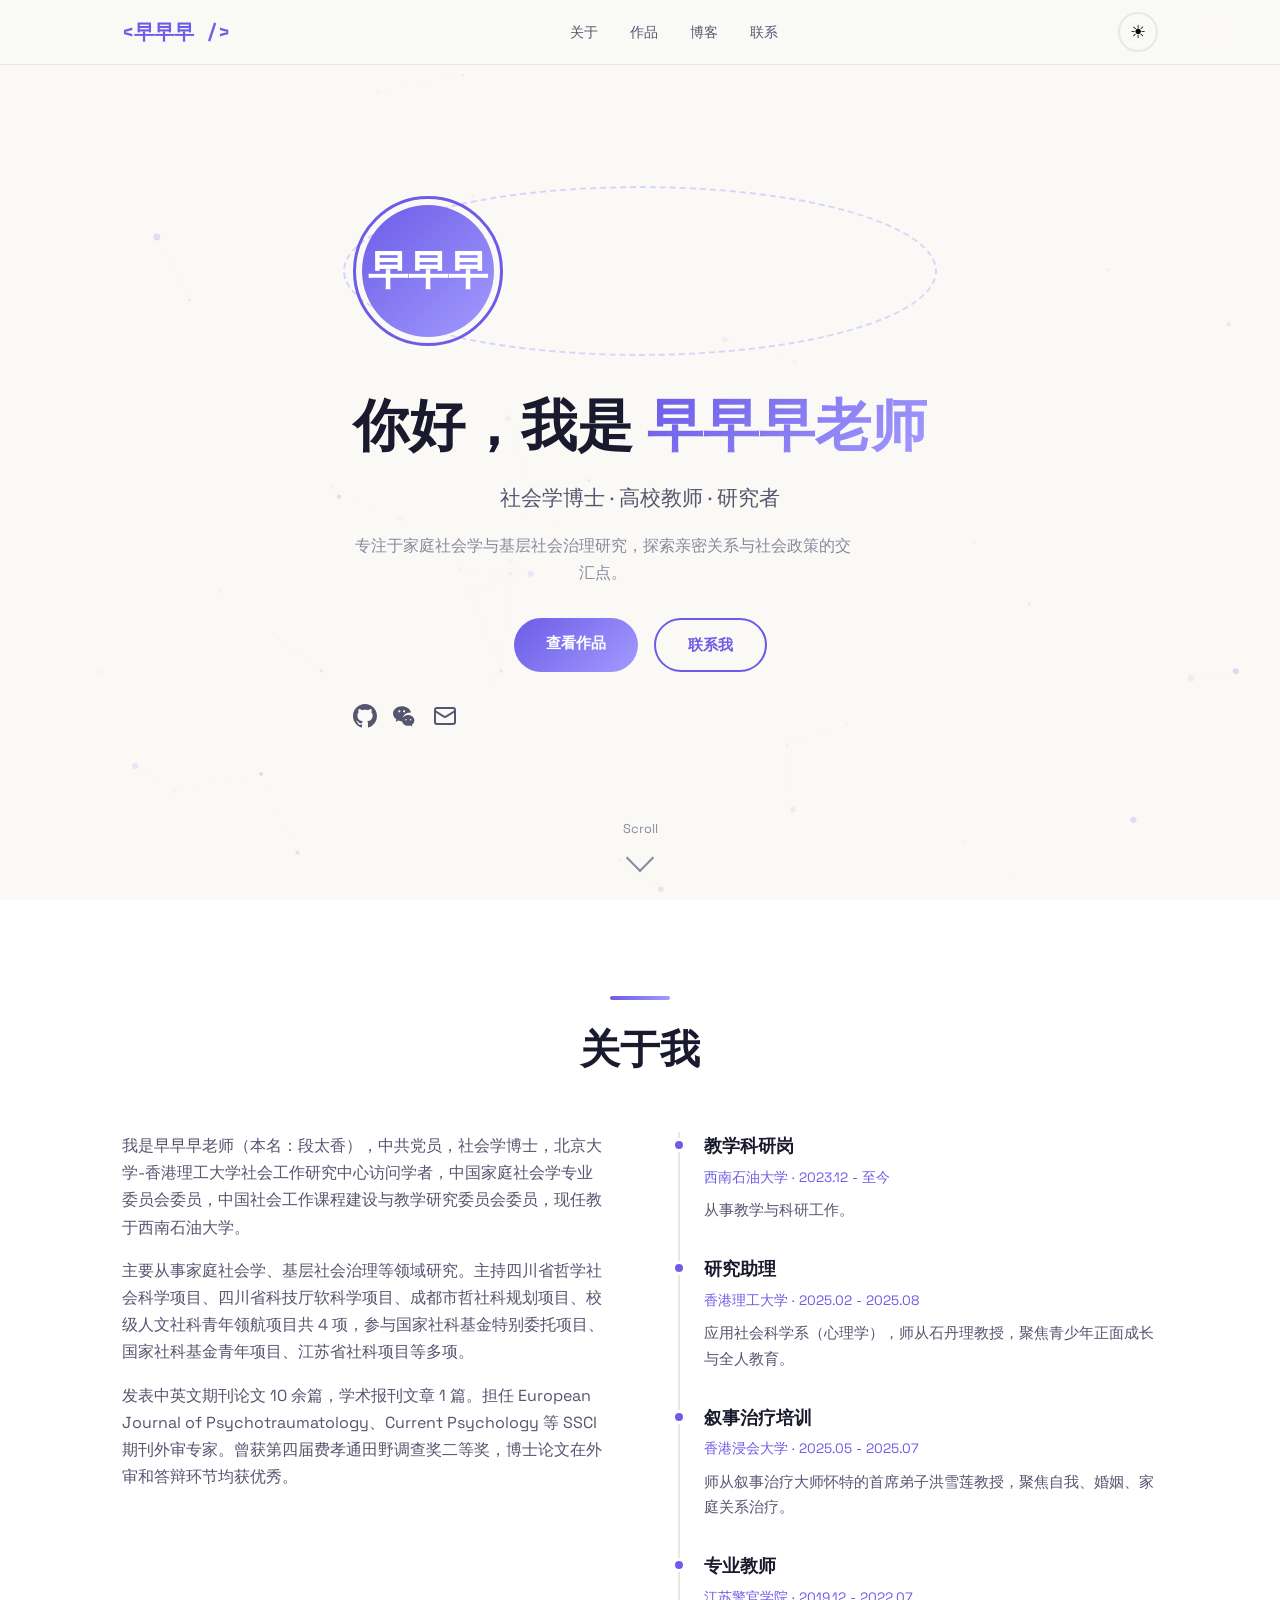
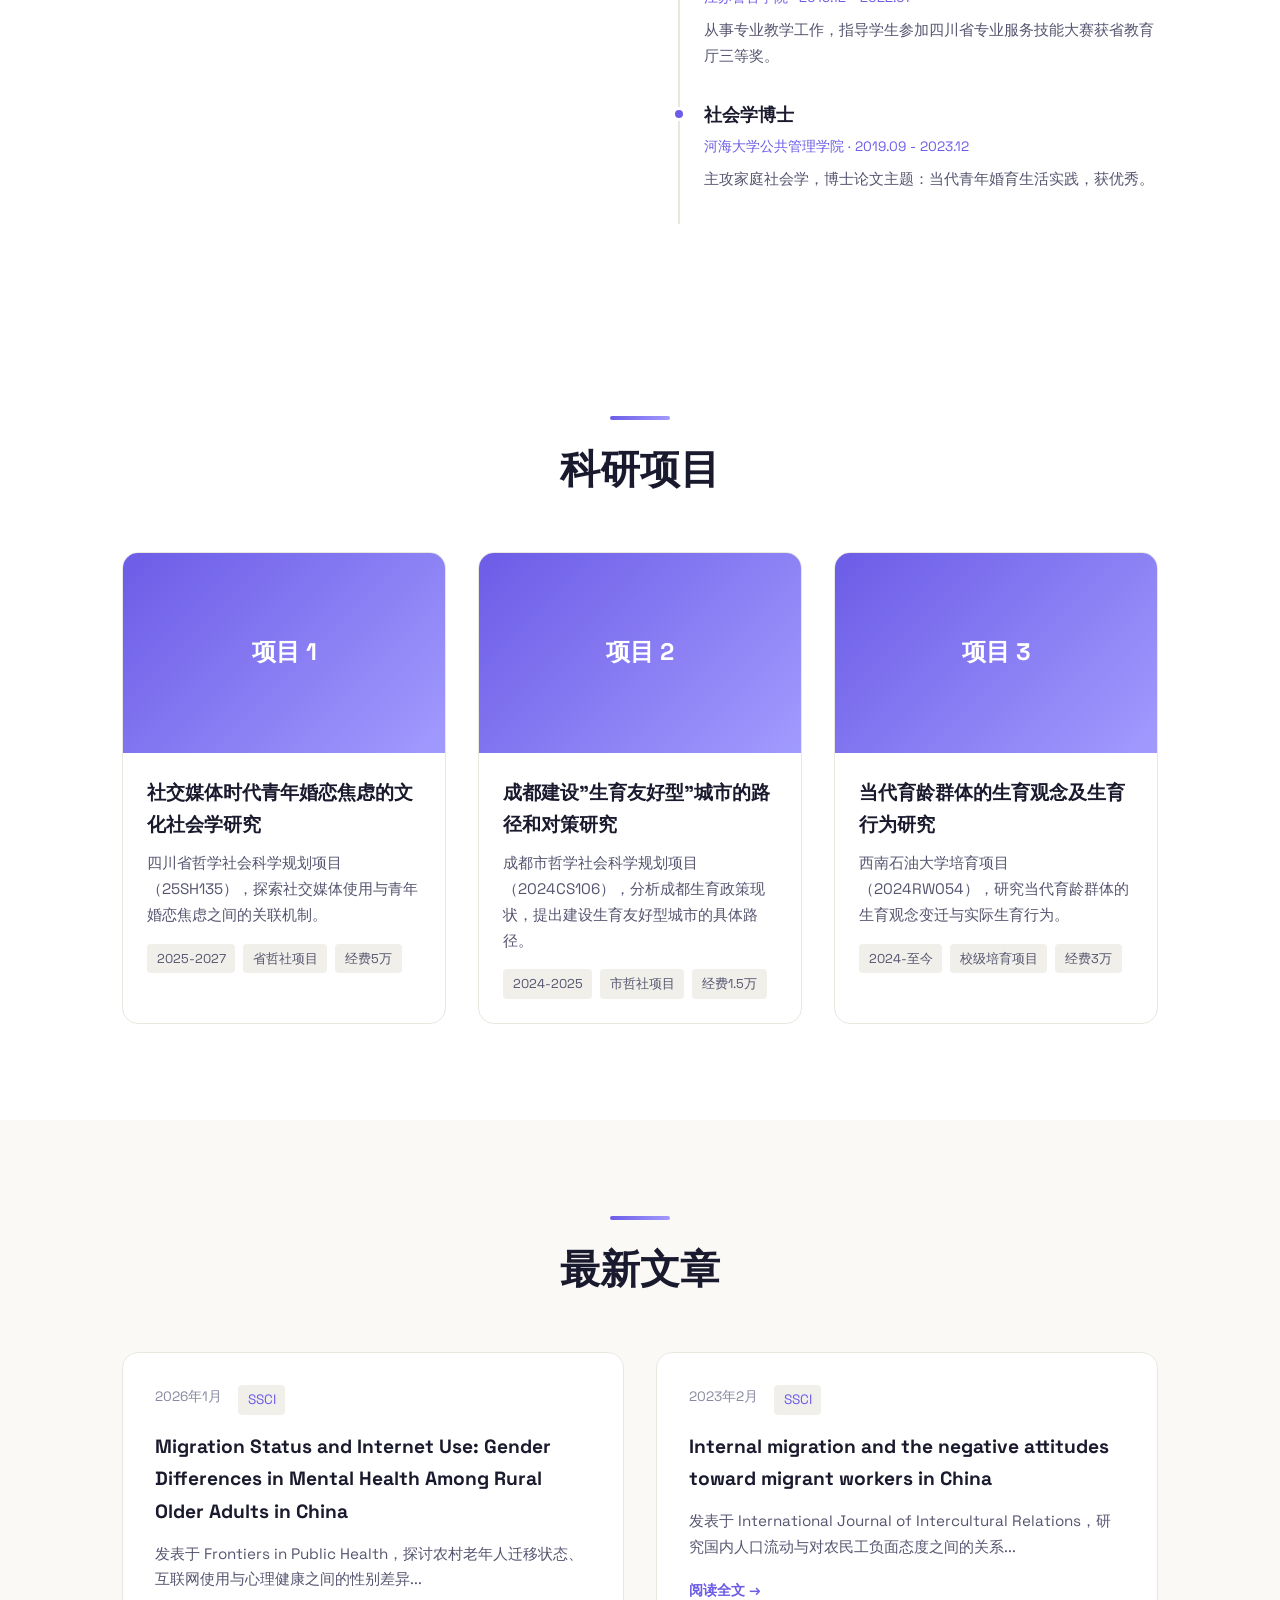
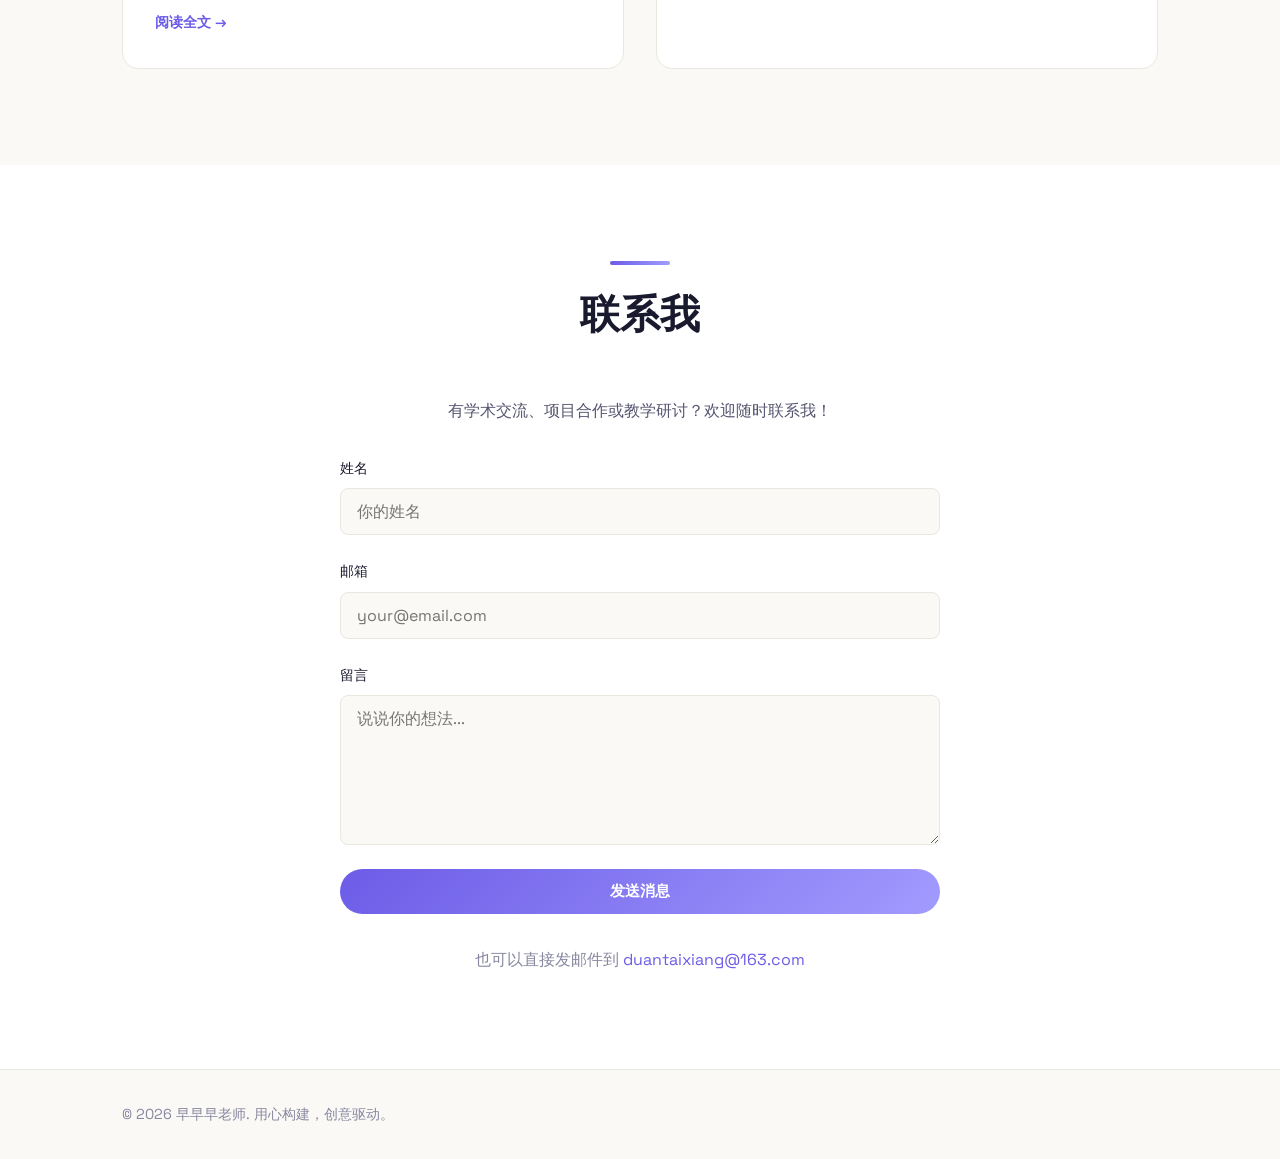
<file: index.html>
<!DOCTYPE html>
<html lang="en" data-theme="light">
<head>
  <meta charset="UTF-8">
  <meta name="viewport" content="width=device-width, initial-scale=1.0">
  <meta name="description" content="早早早老师 - 社会学博士，高校教师，研究方向：家庭社会学、基层社会治理">
  <title>早早早老师 — 社会学博士 / 高校教师</title>
  <link rel="stylesheet" href="css/theme.css">
  <link rel="stylesheet" href="css/style.css">
  <link rel="preconnect" href="https://fonts.googleapis.com">
  <link rel="preconnect" href="https://fonts.gstatic.com" crossorigin>
  <link href="https://fonts.googleapis.com/css2?family=Space+Grotesk:wght@400;500;600;700&family=Space+Mono:wght@400;700&display=swap" rel="stylesheet">
</head>
<body>
  <canvas id="particle-canvas"></canvas>

  <nav class="navbar">
    <div class="nav-container">
      <a href="#hero" class="nav-logo">&lt;早早早 /&gt;</a>
      <ul class="nav-links">
        <li><a href="#about">关于</a></li>
        <li><a href="#portfolio">作品</a></li>
        <li><a href="#blog">博客</a></li>
        <li><a href="#contact">联系</a></li>
      </ul>
      <button class="theme-toggle" aria-label="Toggle theme">
        <span class="theme-icon light">&#9728;</span>
        <span class="theme-icon dark">&#9790;</span>
      </button>
      <button class="nav-hamburger" aria-label="Toggle menu">
        <span></span><span></span><span></span>
      </button>
    </div>
  </nav>

  <main>
    <!-- Hero Section -->
    <section id="hero" class="hero-section">
      <div class="hero-content">
        <div class="hero-avatar">
          <div class="avatar-frame">
            <div class="avatar-placeholder">早早早</div>
          </div>
          <div class="avatar-decoration"></div>
        </div>
        <h1 class="hero-title">你好，我是 <span class="highlight">早早早老师</span></h1>
        <p class="hero-subtitle">社会学博士 &middot; 高校教师 &middot; 研究者</p>
        <p class="hero-description">专注于家庭社会学与基层社会治理研究，探索亲密关系与社会政策的交汇点。</p>
        <div class="hero-actions">
          <a href="#portfolio" class="btn btn-primary">查看作品</a>
          <a href="#contact" class="btn btn-secondary">联系我</a>
        </div>
        <div class="social-links">
          <a href="https://github.com/zzzaolaoshi" target="_blank" rel="noopener" class="social-link" aria-label="GitHub">
            <svg width="24" height="24" viewBox="0 0 24 24" fill="currentColor"><path d="M12 0C5.37 0 0 5.37 0 12c0 5.31 3.435 9.795 8.205 11.385.6.105.825-.255.825-.57 0-.285-.015-1.23-.015-2.235-3.015.555-3.795-.735-4.035-1.41-.135-.345-.72-1.41-1.23-1.695-.42-.225-1.02-.78-.015-.795.945-.015 1.62.87 1.845 1.23 1.08 1.815 2.805 1.305 3.495.99.105-.78.42-1.305.765-1.605-2.67-.3-5.46-1.335-5.46-5.925 0-1.305.465-2.385 1.23-3.225-.12-.3-.54-1.53.12-3.18 0 0 1.005-.315 3.3 1.23.96-.27 1.98-.405 3-.405s2.04.135 3 .405c2.295-1.56 3.3-1.23 3.3-1.23.66 1.65.24 2.88.12 3.18.765.84 1.23 1.905 1.23 3.225 0 4.605-2.805 5.625-5.475 5.925.435.375.81 1.095.81 2.22 0 1.605-.015 2.895-.015 3.3 0 .315.225.69.825.57A12.02 12.02 0 0024 12c0-6.63-5.37-12-12-12z"/></svg>
          </a>
          <a href="#" class="social-link" aria-label="WeChat" title="微信号：13678101269">
            <svg width="24" height="24" viewBox="0 0 24 24" fill="currentColor"><path d="M8.691 2.188C3.891 2.188 0 5.476 0 9.53c0 2.212 1.17 4.203 3.002 5.55a.59.59 0 01.213.665l-.39 1.48c-.019.07-.048.141-.048.213 0 .163.132.295.295.295a.326.326 0 00.167-.054l1.903-1.112a.864.864 0 01.392-.099c.178 0 .35.064.488.177a9.19 9.19 0 003.066.526c.239 0 .473-.015.704-.044a8.49 8.49 0 01-.242-2.025c0-3.627 3.473-6.566 7.757-6.566.269 0 .532.02.79.048C17.085 4.454 13.283 2.188 8.691 2.188zm-2.35 4.07c.586 0 1.06.475 1.06 1.06s-.474 1.06-1.06 1.06-1.06-.475-1.06-1.06.474-1.06 1.06-1.06zm4.702 0c.586 0 1.06.475 1.06 1.06s-.474 1.06-1.06 1.06-1.06-.475-1.06-1.06.474-1.06 1.06-1.06zm4.213 4.69c-3.494 0-6.327 2.433-6.327 5.433 0 3.002 2.833 5.435 6.327 5.435.715 0 1.398-.107 2.036-.302a.628.628 0 01.288.073l1.392.816a.237.237 0 00.122.04c.12 0 .217-.098.217-.216a.36.36 0 00-.035-.156l-.286-1.084a.433.433 0 01.155-.487c1.344-.99 2.205-2.44 2.205-4.02 0-3-2.834-5.434-6.328-5.434h.234zm-2.294 4.068c.429 0 .777.348.777.777s-.348.777-.777.777a.777.777 0 010-1.554zm4.59 0c.429 0 .777.348.777.777s-.348.777-.777.777a.777.777 0 010-1.554z"/></svg>
          </a>
          <a href="mailto:duantaixiang@163.com" class="social-link" aria-label="Email" title="duantaixiang@163.com">
            <svg width="24" height="24" viewBox="0 0 24 24" fill="none" stroke="currentColor" stroke-width="2"><rect x="2" y="4" width="20" height="16" rx="2"/><path d="m22 7-8.97 5.7a1.94 1.94 0 0 1-2.06 0L2 7"/></svg>
          </a>
        </div>
      </div>
      <div class="scroll-indicator">
        <span>Scroll</span>
        <div class="scroll-arrow"></div>
      </div>
    </section>

    <!-- About Section -->
    <section id="about" class="section about-section">
      <div class="container">
        <h2 class="section-title">
          <span class="title-decoration"></span>
          关于我
        </h2>
        <div class="about-content">
          <div class="about-text fade-in">
            <p>我是早早早老师（本名：段太香），中共党员，社会学博士，北京大学-香港理工大学社会工作研究中心访问学者，中国家庭社会学专业委员会委员，中国社会工作课程建设与教学研究委员会委员，现任教于西南石油大学。</p>
            <p>主要从事家庭社会学、基层社会治理等领域研究。主持四川省哲学社会科学项目、四川省科技厅软科学项目、成都市哲社科规划项目、校级人文社科青年领航项目共 4 项，参与国家社科基金特别委托项目、国家社科基金青年项目、江苏省社科项目等多项。</p>
            <p>发表中英文期刊论文 10 余篇，学术报刊文章 1 篇。担任 European Journal of Psychotraumatology、Current Psychology 等 SSCI 期刊外审专家。曾获第四届费孝通田野调查奖二等奖，博士论文在外审和答辩环节均获优秀。</p>
          </div>
          <div class="timeline fade-in">
            <div class="timeline-item">
              <div class="timeline-dot"></div>
              <div class="timeline-content">
                <h3>教学科研岗</h3>
                <span class="timeline-date">西南石油大学 · 2023.12 - 至今</span>
                <p>从事教学与科研工作。</p>
              </div>
            </div>
            <div class="timeline-item">
              <div class="timeline-dot"></div>
              <div class="timeline-content">
                <h3>研究助理</h3>
                <span class="timeline-date">香港理工大学 · 2025.02 - 2025.08</span>
                <p>应用社会科学系（心理学），师从石丹理教授，聚焦青少年正面成长与全人教育。</p>
              </div>
            </div>
            <div class="timeline-item">
              <div class="timeline-dot"></div>
              <div class="timeline-content">
                <h3>叙事治疗培训</h3>
                <span class="timeline-date">香港浸会大学 · 2025.05 - 2025.07</span>
                <p>师从叙事治疗大师怀特的首席弟子洪雪莲教授，聚焦自我、婚姻、家庭关系治疗。</p>
              </div>
            </div>
            <div class="timeline-item">
              <div class="timeline-dot"></div>
              <div class="timeline-content">
                <h3>专业教师</h3>
                <span class="timeline-date">江苏警官学院 · 2019.12 - 2022.07</span>
                <p>从事专业教学工作，指导学生参加四川省专业服务技能大赛获省教育厅三等奖。</p>
              </div>
            </div>
            <div class="timeline-item">
              <div class="timeline-dot"></div>
              <div class="timeline-content">
                <h3>社会学博士</h3>
                <span class="timeline-date">河海大学公共管理学院 · 2019.09 - 2023.12</span>
                <p>主攻家庭社会学，博士论文主题：当代青年婚育生活实践，获优秀。</p>
              </div>
            </div>
          </div>
        </div>
      </div>
    </section>

    <!-- Portfolio Section -->
    <section id="portfolio" class="section portfolio-section">
      <div class="container">
        <h2 class="section-title">
          <span class="title-decoration"></span>
          科研项目
        </h2>
        <div class="portfolio-grid fade-in">
          <a href="#" class="portfolio-card" data-project="1">
            <div class="portfolio-image">
              <div class="image-placeholder">项目 1</div>
              <div class="portfolio-overlay">
                <span class="overlay-text">查看详情</span>
              </div>
            </div>
            <div class="portfolio-info">
              <h3>社交媒体时代青年婚恋焦虑的文化社会学研究</h3>
              <p>四川省哲学社会科学规划项目（25SH135），探索社交媒体使用与青年婚恋焦虑之间的关联机制。</p>
              <div class="portfolio-tech">
                <span>2025-2027</span><span>省哲社项目</span><span>经费5万</span>
              </div>
            </div>
          </a>
          <a href="#" class="portfolio-card" data-project="2">
            <div class="portfolio-image">
              <div class="image-placeholder">项目 2</div>
              <div class="portfolio-overlay">
                <span class="overlay-text">查看详情</span>
              </div>
            </div>
            <div class="portfolio-info">
              <h3>成都建设"生育友好型"城市的路径和对策研究</h3>
              <p>成都市哲学社会科学规划项目（2024CS106），分析成都生育政策现状，提出建设生育友好型城市的具体路径。</p>
              <div class="portfolio-tech">
                <span>2024-2025</span><span>市哲社项目</span><span>经费1.5万</span>
              </div>
            </div>
          </a>
          <a href="#" class="portfolio-card" data-project="3">
            <div class="portfolio-image">
              <div class="image-placeholder">项目 3</div>
              <div class="portfolio-overlay">
                <span class="overlay-text">查看详情</span>
              </div>
            </div>
            <div class="portfolio-info">
              <h3>当代育龄群体的生育观念及生育行为研究</h3>
              <p>西南石油大学培育项目（2024RW054），研究当代育龄群体的生育观念变迁与实际生育行为。</p>
              <div class="portfolio-tech">
                <span>2024-至今</span><span>校级培育项目</span><span>经费3万</span>
              </div>
            </div>
          </a>
        </div>
      </div>
    </section>

    <!-- Blog Section -->
    <section id="blog" class="section blog-section">
      <div class="container">
        <h2 class="section-title">
          <span class="title-decoration"></span>
          最新文章
        </h2>
        <div class="blog-grid fade-in">
          <a href="#" class="blog-card">
            <div class="blog-meta">
              <time datetime="2026-01">2026年1月</time>
              <span class="blog-category">SSCI</span>
            </div>
            <h3>Migration Status and Internet Use: Gender Differences in Mental Health Among Rural Older Adults in China</h3>
            <p>发表于 Frontiers in Public Health，探讨农村老年人迁移状态、互联网使用与心理健康之间的性别差异...</p>
            <span class="read-more">阅读全文 &rarr;</span>
          </a>
          <a href="#" class="blog-card">
            <div class="blog-meta">
              <time datetime="2023-02">2023年2月</time>
              <span class="blog-category">SSCI</span>
            </div>
            <h3>Internal migration and the negative attitudes toward migrant workers in China</h3>
            <p>发表于 International Journal of Intercultural Relations，研究国内人口流动与对农民工负面态度之间的关系...</p>
            <span class="read-more">阅读全文 &rarr;</span>
          </a>
        </div>
      </div>
    </section>

    <!-- Contact Section -->
    <section id="contact" class="section contact-section">
      <div class="container">
        <h2 class="section-title">
          <span class="title-decoration"></span>
          联系我
        </h2>
        <div class="contact-content fade-in">
          <p class="contact-intro">有学术交流、项目合作或教学研讨？欢迎随时联系我！</p>
          <form class="contact-form" action="https://formspree.io/f/your-form-id" method="POST">
            <div class="form-group">
              <label for="name">姓名</label>
              <input type="text" id="name" name="name" required placeholder="你的姓名">
            </div>
            <div class="form-group">
              <label for="email">邮箱</label>
              <input type="email" id="email" name="email" required placeholder="your@email.com">
            </div>
            <div class="form-group">
              <label for="message">留言</label>
              <textarea id="message" name="message" required placeholder="说说你的想法..."></textarea>
            </div>
            <button type="submit" class="btn btn-primary">发送消息</button>
          </form>
          <div class="contact-alternatives">
            <p>也可以直接发邮件到 <a href="mailto:duantaixiang@163.com">duantaixiang@163.com</a></p>
          </div>
        </div>
      </div>
    </section>
  </main>

  <footer class="footer">
    <div class="container">
      <div class="footer-content">
        <p>&copy; 2026 早早早老师. 用心构建，创意驱动。</p>
      </div>
    </div>
  </footer>

  <script src="js/particles.js"></script>
  <script src="js/main.js"></script>
</body>
</html>
</file>
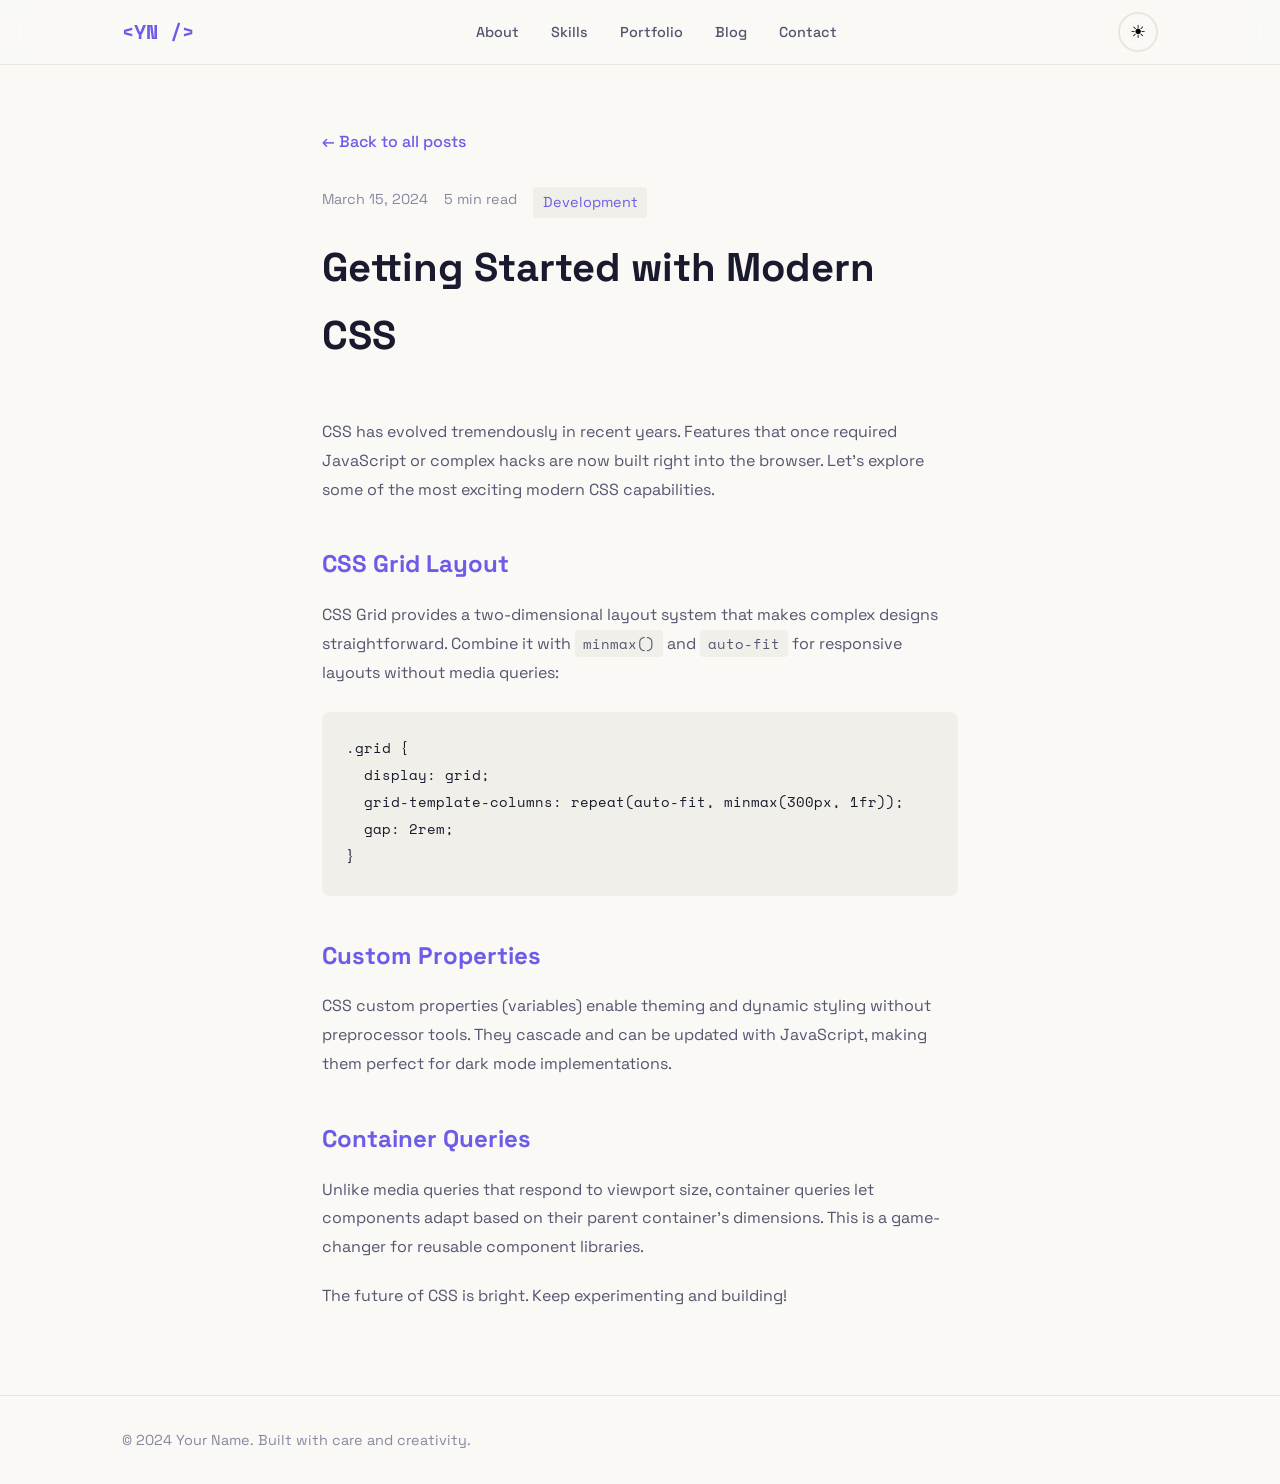
<file: blog/blog-1.html>
<!DOCTYPE html>
<html lang="en" data-theme="light">
<head>
  <meta charset="UTF-8">
  <meta name="viewport" content="width=device-width, initial-scale=1.0">
  <meta name="description" content="Getting Started with Modern CSS - Blog post">
  <title>Getting Started with Modern CSS — Your Name</title>
  <link rel="stylesheet" href="../css/theme.css">
  <link rel="stylesheet" href="../css/style.css">
  <link rel="preconnect" href="https://fonts.googleapis.com">
  <link rel="preconnect" href="https://fonts.gstatic.com" crossorigin>
  <link href="https://fonts.googleapis.com/css2?family=Space+Grotesk:wght@400;500;600;700&family=Space+Mono:wght@400;700&display=swap" rel="stylesheet">
  <style>
    .blog-post {
      max-width: 700px;
      margin: 0 auto;
      padding: 8rem 2rem 4rem;
    }
    .blog-post-header {
      margin-bottom: 3rem;
    }
    .blog-post-meta {
      display: flex;
      gap: 1rem;
      color: var(--text-muted);
      font-size: 0.9rem;
      margin-bottom: 1rem;
    }
    .blog-post h1 {
      font-size: clamp(1.8rem, 4vw, 2.5rem);
      margin-bottom: 1rem;
    }
    .blog-post-content h2 {
      font-size: 1.5rem;
      margin: 2.5rem 0 1rem;
      color: var(--accent);
    }
    .blog-post-content p {
      color: var(--text-secondary);
      margin-bottom: 1.25rem;
      line-height: 1.8;
    }
    .blog-post-content code {
      background: var(--bg-accent);
      padding: 0.2rem 0.5rem;
      border-radius: 4px;
      font-family: 'Space Mono', monospace;
      font-size: 0.9em;
    }
    .blog-post-content pre {
      background: var(--bg-accent);
      padding: 1.5rem;
      border-radius: 8px;
      overflow-x: auto;
      margin: 1.5rem 0;
    }
    .blog-post-content pre code {
      background: none;
      padding: 0;
    }
    .back-link {
      display: inline-flex;
      align-items: center;
      gap: 0.5rem;
      margin-bottom: 2rem;
      color: var(--accent);
      font-weight: 500;
    }
  </style>
</head>
<body>
  <nav class="navbar">
    <div class="nav-container">
      <a href="../index.html" class="nav-logo">&lt;YN /&gt;</a>
      <ul class="nav-links">
        <li><a href="../index.html#about">About</a></li>
        <li><a href="../index.html#skills">Skills</a></li>
        <li><a href="../index.html#portfolio">Portfolio</a></li>
        <li><a href="../index.html#blog">Blog</a></li>
        <li><a href="../index.html#contact">Contact</a></li>
      </ul>
      <button class="theme-toggle" aria-label="Toggle theme">
        <span class="theme-icon light">&#9728;</span>
        <span class="theme-icon dark">&#9790;</span>
      </button>
      <button class="nav-hamburger" aria-label="Toggle menu">
        <span></span><span></span><span></span>
      </button>
    </div>
  </nav>

  <main>
    <article class="blog-post">
      <a href="../index.html#blog" class="back-link">&larr; Back to all posts</a>
      <header class="blog-post-header">
        <div class="blog-post-meta">
          <time datetime="2024-03-15">March 15, 2024</time>
          <span>5 min read</span>
          <span class="blog-category" style="background: var(--tag-bg); padding: 0.2rem 0.6rem; border-radius: 4px; color: var(--accent);">Development</span>
        </div>
        <h1>Getting Started with Modern CSS</h1>
      </header>
      <div class="blog-post-content">
        <p>CSS has evolved tremendously in recent years. Features that once required JavaScript or complex hacks are now built right into the browser. Let's explore some of the most exciting modern CSS capabilities.</p>

        <h2>CSS Grid Layout</h2>
        <p>CSS Grid provides a two-dimensional layout system that makes complex designs straightforward. Combine it with <code>minmax()</code> and <code>auto-fit</code> for responsive layouts without media queries:</p>

        <pre><code>.grid {
  display: grid;
  grid-template-columns: repeat(auto-fit, minmax(300px, 1fr));
  gap: 2rem;
}</code></pre>

        <h2>Custom Properties</h2>
        <p>CSS custom properties (variables) enable theming and dynamic styling without preprocessor tools. They cascade and can be updated with JavaScript, making them perfect for dark mode implementations.</p>

        <h2>Container Queries</h2>
        <p>Unlike media queries that respond to viewport size, container queries let components adapt based on their parent container's dimensions. This is a game-changer for reusable component libraries.</p>

        <p>The future of CSS is bright. Keep experimenting and building!</p>
      </div>
    </article>
  </main>

  <footer class="footer">
    <div class="container">
      <div class="footer-content">
        <p>&copy; 2024 Your Name. Built with care and creativity.</p>
      </div>
    </div>
  </footer>

  <script src="../js/main.js"></script>
</body>
</html>
</file>
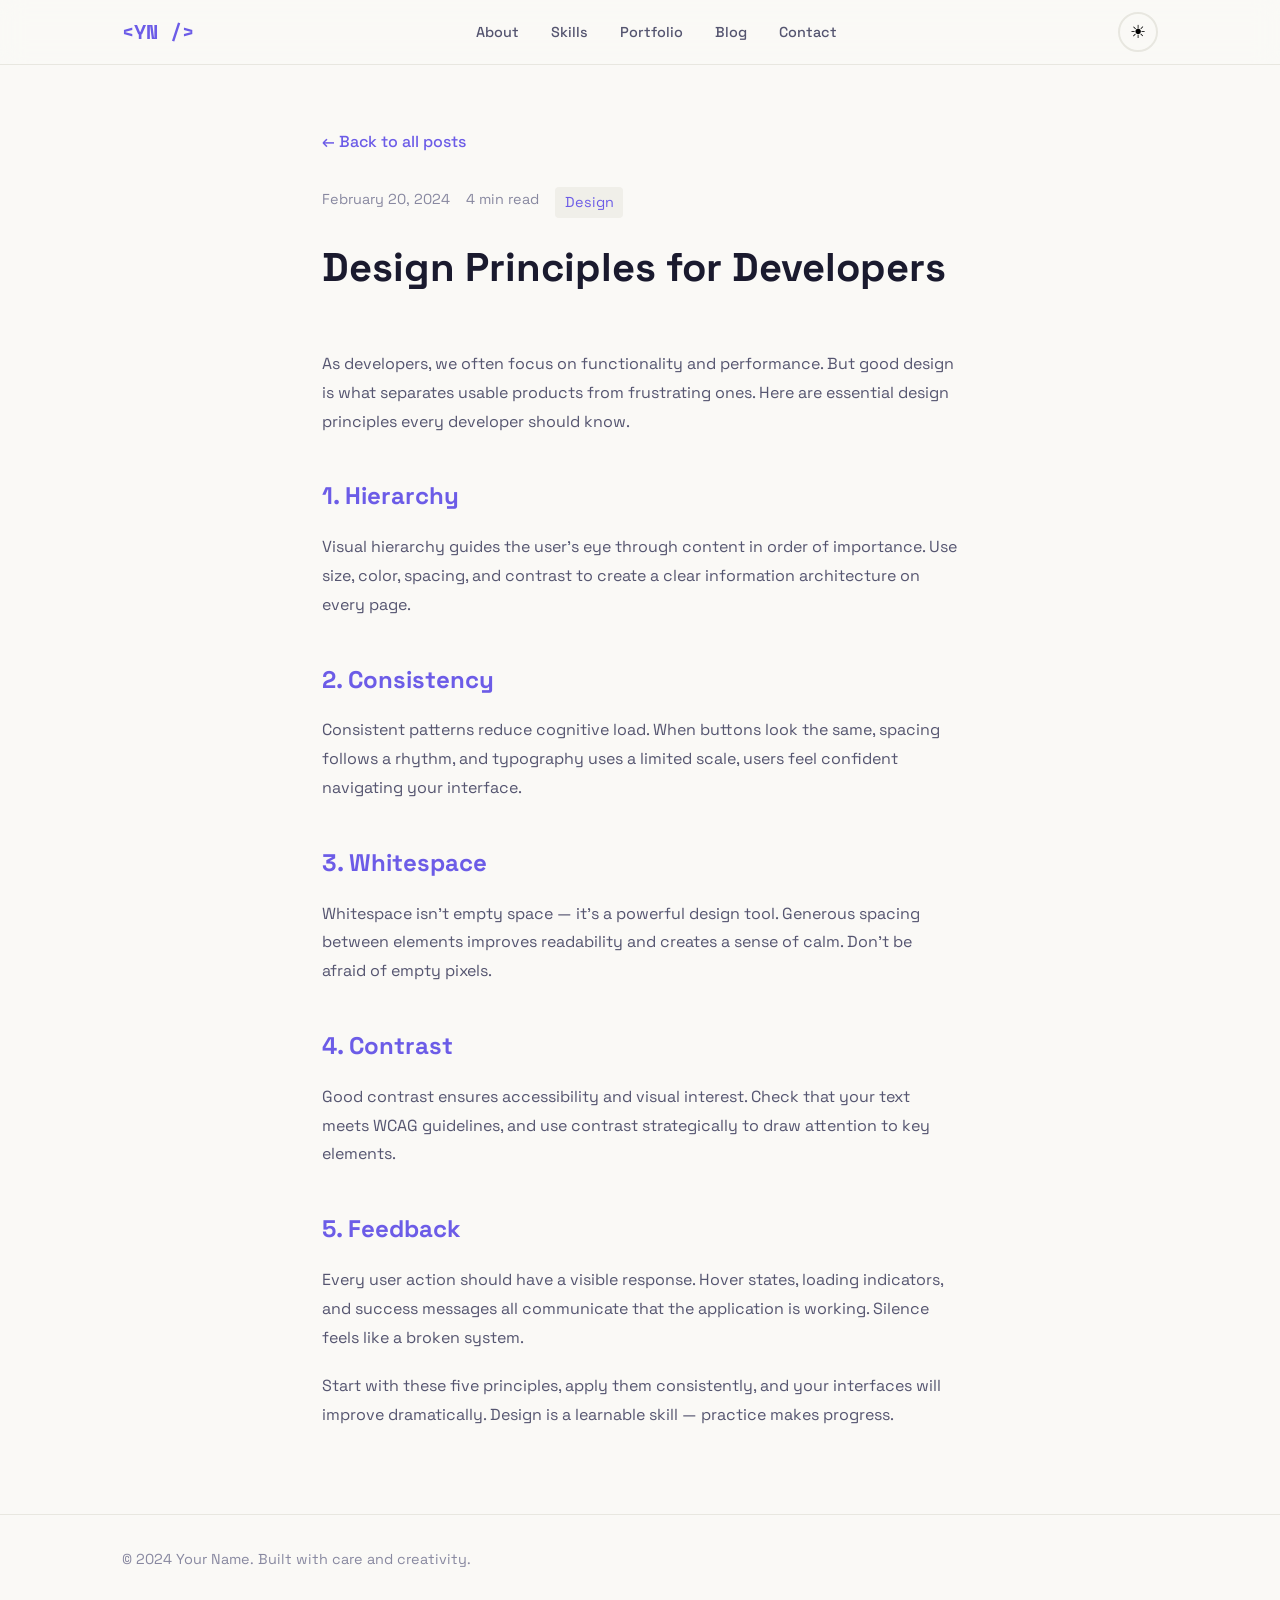
<file: blog/blog-2.html>
<!DOCTYPE html>
<html lang="en" data-theme="light">
<head>
  <meta charset="UTF-8">
  <meta name="viewport" content="width=device-width, initial-scale=1.0">
  <meta name="description" content="Design Principles for Developers - Blog post">
  <title>Design Principles for Developers — Your Name</title>
  <link rel="stylesheet" href="../css/theme.css">
  <link rel="stylesheet" href="../css/style.css">
  <link rel="preconnect" href="https://fonts.googleapis.com">
  <link rel="preconnect" href="https://fonts.gstatic.com" crossorigin>
  <link href="https://fonts.googleapis.com/css2?family=Space+Grotesk:wght@400;500;600;700&family=Space+Mono:wght@400;700&display=swap" rel="stylesheet">
  <style>
    .blog-post {
      max-width: 700px;
      margin: 0 auto;
      padding: 8rem 2rem 4rem;
    }
    .blog-post-header { margin-bottom: 3rem; }
    .blog-post-meta {
      display: flex; gap: 1rem; color: var(--text-muted); font-size: 0.9rem; margin-bottom: 1rem;
    }
    .blog-post h1 { font-size: clamp(1.8rem, 4vw, 2.5rem); margin-bottom: 1rem; }
    .blog-post-content h2 { font-size: 1.5rem; margin: 2.5rem 0 1rem; color: var(--accent); }
    .blog-post-content p { color: var(--text-secondary); margin-bottom: 1.25rem; line-height: 1.8; }
    .blog-post-content ul { color: var(--text-secondary); margin: 1rem 0 1.5rem 1.5rem; }
    .blog-post-content li { margin-bottom: 0.5rem; }
    .back-link {
      display: inline-flex; align-items: center; gap: 0.5rem; margin-bottom: 2rem;
      color: var(--accent); font-weight: 500;
    }
  </style>
</head>
<body>
  <nav class="navbar">
    <div class="nav-container">
      <a href="../index.html" class="nav-logo">&lt;YN /&gt;</a>
      <ul class="nav-links">
        <li><a href="../index.html#about">About</a></li>
        <li><a href="../index.html#skills">Skills</a></li>
        <li><a href="../index.html#portfolio">Portfolio</a></li>
        <li><a href="../index.html#blog">Blog</a></li>
        <li><a href="../index.html#contact">Contact</a></li>
      </ul>
      <button class="theme-toggle" aria-label="Toggle theme">
        <span class="theme-icon light">&#9728;</span>
        <span class="theme-icon dark">&#9790;</span>
      </button>
      <button class="nav-hamburger" aria-label="Toggle menu">
        <span></span><span></span><span></span>
      </button>
    </div>
  </nav>

  <main>
    <article class="blog-post">
      <a href="../index.html#blog" class="back-link">&larr; Back to all posts</a>
      <header class="blog-post-header">
        <div class="blog-post-meta">
          <time datetime="2024-02-20">February 20, 2024</time>
          <span>4 min read</span>
          <span class="blog-category" style="background: var(--tag-bg); padding: 0.2rem 0.6rem; border-radius: 4px; color: var(--accent);">Design</span>
        </div>
        <h1>Design Principles for Developers</h1>
      </header>
      <div class="blog-post-content">
        <p>As developers, we often focus on functionality and performance. But good design is what separates usable products from frustrating ones. Here are essential design principles every developer should know.</p>

        <h2>1. Hierarchy</h2>
        <p>Visual hierarchy guides the user's eye through content in order of importance. Use size, color, spacing, and contrast to create a clear information architecture on every page.</p>

        <h2>2. Consistency</h2>
        <p>Consistent patterns reduce cognitive load. When buttons look the same, spacing follows a rhythm, and typography uses a limited scale, users feel confident navigating your interface.</p>

        <h2>3. Whitespace</h2>
        <p>Whitespace isn't empty space — it's a powerful design tool. Generous spacing between elements improves readability and creates a sense of calm. Don't be afraid of empty pixels.</p>

        <h2>4. Contrast</h2>
        <p>Good contrast ensures accessibility and visual interest. Check that your text meets WCAG guidelines, and use contrast strategically to draw attention to key elements.</p>

        <h2>5. Feedback</h2>
        <p>Every user action should have a visible response. Hover states, loading indicators, and success messages all communicate that the application is working. Silence feels like a broken system.</p>

        <p>Start with these five principles, apply them consistently, and your interfaces will improve dramatically. Design is a learnable skill — practice makes progress.</p>
      </div>
    </article>
  </main>

  <footer class="footer">
    <div class="container">
      <div class="footer-content">
        <p>&copy; 2024 Your Name. Built with care and creativity.</p>
      </div>
    </div>
  </footer>

  <script src="../js/main.js"></script>
</body>
</html>
</file>
<file: css/theme.css>
/* Light Theme (Default) */
[data-theme="light"] {
  --bg-primary: #faf9f6;
  --bg-secondary: #ffffff;
  --bg-accent: #f0efe9;
  --text-primary: #1a1a2e;
  --text-secondary: #555570;
  --text-muted: #8888a0;
  --accent: #6c5ce7;
  --accent-light: #a29bfe;
  --accent-dark: #4a3db5;
  --accent-glow: rgba(108, 92, 231, 0.3);
  --border: #e8e7e0;
  --shadow: rgba(0, 0, 0, 0.08);
  --shadow-hover: rgba(0, 0, 0, 0.15);
  --gradient-1: #6c5ce7;
  --gradient-2: #a29bfe;
  --card-bg: #ffffff;
  --overlay: rgba(26, 26, 46, 0.85);
  --tag-bg: #f0efe9;
  --tag-hover: #6c5ce7;
  --timeline-line: #e8e7e0;
  --timeline-dot: #6c5ce7;
  --particle-color-1: 108, 92, 231;
  --particle-color-2: 162, 155, 254;
  --particle-color-3: 253, 203, 110;
}

/* Dark Theme */
[data-theme="dark"] {
  --bg-primary: #0d0d1a;
  --bg-secondary: #1a1a2e;
  --bg-accent: #16162a;
  --text-primary: #e8e8f0;
  --text-secondary: #b0b0c8;
  --text-muted: #707088;
  --accent: #a29bfe;
  --accent-light: #c4bfff;
  --accent-dark: #6c5ce7;
  --accent-glow: rgba(162, 155, 254, 0.4);
  --border: #2a2a45;
  --shadow: rgba(0, 0, 0, 0.3);
  --shadow-hover: rgba(0, 0, 0, 0.5);
  --gradient-1: #a29bfe;
  --gradient-2: #6c5ce7;
  --card-bg: #1a1a2e;
  --overlay: rgba(13, 13, 26, 0.9);
  --tag-bg: #2a2a45;
  --tag-hover: #a29bfe;
  --timeline-line: #2a2a45;
  --timeline-dot: #a29bfe;
  --particle-color-1: 162, 155, 254;
  --particle-color-2: 108, 92, 231;
  --particle-color-3: 253, 203, 110;
}
</file>
<file: css/style.css>
/* Reset & Base */
*, *::before, *::after {
  margin: 0;
  padding: 0;
  box-sizing: border-box;
}

html {
  scroll-behavior: smooth;
  font-size: 16px;
}

body {
  font-family: 'Space Grotesk', -apple-system, BlinkMacSystemFont, sans-serif;
  background: var(--bg-primary);
  color: var(--text-primary);
  line-height: 1.7;
  overflow-x: hidden;
  transition: background 0.4s ease, color 0.4s ease;
}

a {
  color: var(--accent);
  text-decoration: none;
  transition: color 0.2s ease;
}

a:hover { color: var(--accent-dark); }

img { max-width: 100%; display: block; }

.container {
  max-width: 1100px;
  margin: 0 auto;
  padding: 0 2rem;
}

/* Particle Canvas */
#particle-canvas {
  position: fixed;
  top: 0;
  left: 0;
  width: 100%;
  height: 100%;
  pointer-events: none;
  z-index: 0;
  opacity: 0.6;
}

[data-theme="light"] #particle-canvas { opacity: 0.3; }
[data-theme="dark"] #particle-canvas { opacity: 0.5; }

/* Navbar */
.navbar {
  position: fixed;
  top: 0;
  left: 0;
  right: 0;
  z-index: 1000;
  background: color-mix(in srgb, var(--bg-primary) 85%, transparent);
  backdrop-filter: blur(12px);
  -webkit-backdrop-filter: blur(12px);
  border-bottom: 1px solid var(--border);
  transition: transform 0.3s ease, box-shadow 0.3s ease;
}

.navbar.hidden { transform: translateY(-100%); }
.navbar.scrolled { box-shadow: 0 2px 20px var(--shadow); }

.nav-container {
  max-width: 1100px;
  margin: 0 auto;
  padding: 0 2rem;
  display: flex;
  align-items: center;
  justify-content: space-between;
  height: 64px;
}

.nav-logo {
  font-family: 'Space Mono', monospace;
  font-size: 1.25rem;
  font-weight: 700;
  color: var(--accent);
}

.nav-links {
  display: flex;
  gap: 2rem;
  list-style: none;
}

.nav-links a {
  color: var(--text-secondary);
  font-size: 0.9rem;
  font-weight: 500;
  position: relative;
  padding: 0.25rem 0;
}

.nav-links a::after {
  content: '';
  position: absolute;
  bottom: -2px;
  left: 0;
  width: 0;
  height: 2px;
  background: var(--accent);
  transition: width 0.3s ease;
}

.nav-links a:hover,
.nav-links a.active {
  color: var(--accent);
}

.nav-links a:hover::after,
.nav-links a.active::after {
  width: 100%;
}

.theme-toggle {
  background: none;
  border: 2px solid var(--border);
  border-radius: 50%;
  width: 40px;
  height: 40px;
  cursor: pointer;
  display: flex;
  align-items: center;
  justify-content: center;
  transition: border-color 0.2s ease, transform 0.2s ease;
  position: relative;
  overflow: hidden;
}

.theme-toggle:hover {
  border-color: var(--accent);
  transform: rotate(15deg);
}

.theme-icon {
  font-size: 1.1rem;
  position: absolute;
  transition: opacity 0.3s ease, transform 0.3s ease;
}

.theme-icon.light { opacity: 1; transform: rotate(0); }
.theme-icon.dark { opacity: 0; transform: rotate(-90deg); }

[data-theme="dark"] .theme-icon.light { opacity: 0; transform: rotate(90deg); }
[data-theme="dark"] .theme-icon.dark { opacity: 1; transform: rotate(0); }

.nav-hamburger {
  display: none;
  flex-direction: column;
  gap: 5px;
  background: none;
  border: none;
  cursor: pointer;
  padding: 4px;
}

.nav-hamburger span {
  display: block;
  width: 24px;
  height: 2px;
  background: var(--text-primary);
  transition: transform 0.3s ease;
}

/* Hero Section */
.hero-section {
  min-height: 100vh;
  display: flex;
  flex-direction: column;
  align-items: center;
  justify-content: center;
  text-align: center;
  padding: 6rem 2rem 4rem;
  position: relative;
  z-index: 1;
}

.hero-avatar {
  margin-bottom: 2rem;
  position: relative;
}

.avatar-frame {
  width: 150px;
  height: 150px;
  border-radius: 50%;
  border: 3px solid var(--accent);
  padding: 6px;
  position: relative;
  z-index: 1;
}

.avatar-placeholder {
  width: 100%;
  height: 100%;
  border-radius: 50%;
  background: linear-gradient(135deg, var(--gradient-1), var(--gradient-2));
  display: flex;
  align-items: center;
  justify-content: center;
  font-size: 2.5rem;
  font-weight: 700;
  color: white;
}

.avatar-decoration {
  position: absolute;
  top: -10px;
  left: -10px;
  right: -10px;
  bottom: -10px;
  border: 2px dashed var(--accent-light);
  border-radius: 50%;
  animation: spin 20s linear infinite;
  opacity: 0.4;
}

@keyframes spin {
  to { transform: rotate(360deg); }
}

.hero-title {
  font-size: clamp(2rem, 5vw, 3.5rem);
  font-weight: 700;
  margin-bottom: 0.5rem;
}

.highlight {
  background: linear-gradient(135deg, var(--gradient-1), var(--gradient-2));
  -webkit-background-clip: text;
  -webkit-text-fill-color: transparent;
  background-clip: text;
}

.hero-subtitle {
  font-size: clamp(1rem, 2.5vw, 1.3rem);
  color: var(--text-secondary);
  margin-bottom: 1rem;
}

.hero-description {
  max-width: 500px;
  color: var(--text-muted);
  margin-bottom: 2rem;
}

.hero-actions {
  display: flex;
  gap: 1rem;
  margin-bottom: 2rem;
  flex-wrap: wrap;
  justify-content: center;
}

.btn {
  padding: 0.75rem 2rem;
  border-radius: 50px;
  font-weight: 600;
  font-size: 0.95rem;
  cursor: pointer;
  transition: transform 0.2s ease, box-shadow 0.2s ease;
  display: inline-block;
  border: none;
  font-family: inherit;
}

.btn:hover { transform: translateY(-2px); }

.btn-primary {
  background: linear-gradient(135deg, var(--gradient-1), var(--gradient-2));
  color: white;
}

.btn-primary:hover {
  box-shadow: 0 8px 25px var(--accent-glow);
  color: white;
}

.btn-secondary {
  background: transparent;
  color: var(--accent);
  border: 2px solid var(--accent);
}

.btn-secondary:hover {
  background: var(--accent);
  color: white;
}

.social-links {
  display: flex;
  gap: 1rem;
}

.social-link {
  color: var(--text-secondary);
  transition: color 0.2s ease, transform 0.2s ease;
}

.social-link:hover {
  color: var(--accent);
  transform: translateY(-3px);
}

.scroll-indicator {
  position: absolute;
  bottom: 2rem;
  display: flex;
  flex-direction: column;
  align-items: center;
  gap: 0.5rem;
  color: var(--text-muted);
  font-size: 0.8rem;
  animation: bounce 2s ease-in-out infinite;
}

.scroll-arrow {
  width: 20px;
  height: 20px;
  border-right: 2px solid var(--text-muted);
  border-bottom: 2px solid var(--text-muted);
  transform: rotate(45deg);
}

@keyframes bounce {
  0%, 100% { transform: translateY(0); }
  50% { transform: translateY(10px); }
}

/* Sections */
.section {
  padding: 6rem 0;
  position: relative;
  z-index: 1;
}

.section-title {
  font-size: clamp(1.8rem, 4vw, 2.5rem);
  font-weight: 700;
  margin-bottom: 3rem;
  text-align: center;
  position: relative;
}

.title-decoration {
  display: block;
  width: 60px;
  height: 4px;
  background: linear-gradient(90deg, var(--gradient-1), var(--gradient-2));
  border-radius: 2px;
  margin: 0 auto 1rem;
}

/* About Section */
.about-section {
  background: var(--bg-secondary);
}

.about-content {
  display: grid;
  grid-template-columns: 1fr 1fr;
  gap: 4rem;
  align-items: start;
}

.about-text p {
  margin-bottom: 1rem;
  color: var(--text-secondary);
}

.timeline {
  position: relative;
  padding-left: 2rem;
}

.timeline::before {
  content: '';
  position: absolute;
  left: 6px;
  top: 0;
  bottom: 0;
  width: 2px;
  background: var(--timeline-line);
}

.timeline-item {
  position: relative;
  margin-bottom: 2rem;
}

.timeline-dot {
  position: absolute;
  left: -2rem;
  top: 6px;
  width: 14px;
  height: 14px;
  border-radius: 50%;
  background: var(--timeline-dot);
  border: 3px solid var(--bg-secondary);
}

.timeline-content h3 {
  font-size: 1.1rem;
  margin-bottom: 0.25rem;
}

.timeline-date {
  display: block;
  font-size: 0.85rem;
  color: var(--accent);
  margin-bottom: 0.5rem;
}

.timeline-content p {
  font-size: 0.95rem;
  color: var(--text-secondary);
}

/* Skills Section */
.skills-grid {
  display: grid;
  grid-template-columns: repeat(auto-fit, minmax(280px, 1fr));
  gap: 2rem;
}

.skill-category {
  background: var(--card-bg);
  border: 1px solid var(--border);
  border-radius: 16px;
  padding: 2rem;
  transition: transform 0.3s ease, box-shadow 0.3s ease;
}

.skill-category:hover {
  transform: translateY(-5px);
  box-shadow: 0 10px 30px var(--shadow);
}

.category-title {
  font-size: 1.2rem;
  margin-bottom: 1rem;
  color: var(--accent);
}

.skill-tags {
  display: flex;
  flex-wrap: wrap;
  gap: 0.5rem;
}

.skill-tag {
  background: var(--tag-bg);
  color: var(--text-secondary);
  padding: 0.4rem 0.8rem;
  border-radius: 20px;
  font-size: 0.85rem;
  transition: background 0.2s ease, color 0.2s ease;
}

.skill-tag:hover {
  background: var(--tag-hover);
  color: white;
}

/* Portfolio Section */
.portfolio-section {
  background: var(--bg-secondary);
}

.portfolio-grid {
  display: grid;
  grid-template-columns: repeat(auto-fit, minmax(320px, 1fr));
  gap: 2rem;
}

.portfolio-card {
  background: var(--card-bg);
  border: 1px solid var(--border);
  border-radius: 16px;
  overflow: hidden;
  transition: transform 0.3s ease, box-shadow 0.3s ease;
  display: block;
  color: inherit;
}

.portfolio-card:hover {
  transform: translateY(-8px);
  box-shadow: 0 15px 40px var(--shadow);
  color: inherit;
}

.portfolio-image {
  position: relative;
  height: 200px;
  overflow: hidden;
}

.image-placeholder {
  width: 100%;
  height: 100%;
  background: linear-gradient(135deg, var(--gradient-1), var(--gradient-2));
  display: flex;
  align-items: center;
  justify-content: center;
  font-size: 1.5rem;
  font-weight: 700;
  color: white;
}

.portfolio-overlay {
  position: absolute;
  inset: 0;
  background: var(--overlay);
  display: flex;
  align-items: center;
  justify-content: center;
  opacity: 0;
  transition: opacity 0.3s ease;
}

.portfolio-card:hover .portfolio-overlay { opacity: 1; }

.overlay-text {
  color: white;
  font-weight: 600;
  font-size: 1.1rem;
}

.portfolio-info {
  padding: 1.5rem;
}

.portfolio-info h3 {
  font-size: 1.2rem;
  margin-bottom: 0.5rem;
}

.portfolio-info p {
  font-size: 0.95rem;
  color: var(--text-secondary);
  margin-bottom: 1rem;
}

.portfolio-tech {
  display: flex;
  flex-wrap: wrap;
  gap: 0.5rem;
}

.portfolio-tech span {
  background: var(--tag-bg);
  color: var(--text-secondary);
  padding: 0.25rem 0.6rem;
  border-radius: 4px;
  font-size: 0.8rem;
}

/* Blog Section */
.blog-grid {
  display: grid;
  grid-template-columns: repeat(auto-fit, minmax(320px, 1fr));
  gap: 2rem;
}

.blog-card {
  background: var(--card-bg);
  border: 1px solid var(--border);
  border-radius: 16px;
  padding: 2rem;
  transition: transform 0.3s ease, box-shadow 0.3s ease;
  display: block;
  color: inherit;
}

.blog-card:hover {
  transform: translateY(-5px);
  box-shadow: 0 10px 30px var(--shadow);
  color: inherit;
}

.blog-meta {
  display: flex;
  gap: 1rem;
  font-size: 0.85rem;
  color: var(--text-muted);
  margin-bottom: 1rem;
}

.blog-category {
  background: var(--tag-bg);
  padding: 0.2rem 0.6rem;
  border-radius: 4px;
  color: var(--accent);
}

.blog-card h3 {
  font-size: 1.2rem;
  margin-bottom: 0.75rem;
}

.blog-card p {
  font-size: 0.95rem;
  color: var(--text-secondary);
  margin-bottom: 1rem;
}

.read-more {
  color: var(--accent);
  font-weight: 600;
  font-size: 0.9rem;
}

/* Contact Section */
.contact-section {
  background: var(--bg-secondary);
}

.contact-content {
  max-width: 600px;
  margin: 0 auto;
  text-align: center;
}

.contact-intro {
  color: var(--text-secondary);
  margin-bottom: 2rem;
}

.contact-form {
  display: flex;
  flex-direction: column;
  gap: 1.5rem;
  text-align: left;
}

.form-group {
  display: flex;
  flex-direction: column;
  gap: 0.5rem;
}

.form-group label {
  font-weight: 500;
  font-size: 0.9rem;
}

.form-group input,
.form-group textarea {
  background: var(--bg-primary);
  border: 1px solid var(--border);
  border-radius: 8px;
  padding: 0.75rem 1rem;
  font-family: inherit;
  font-size: 1rem;
  color: var(--text-primary);
  transition: border-color 0.2s ease, box-shadow 0.2s ease;
}

.form-group input:focus,
.form-group textarea:focus {
  outline: none;
  border-color: var(--accent);
  box-shadow: 0 0 0 3px var(--accent-glow);
}

.form-group textarea {
  min-height: 150px;
  resize: vertical;
}

.contact-alternatives {
  margin-top: 2rem;
  color: var(--text-muted);
}

/* Footer */
.footer {
  padding: 2rem 0;
  border-top: 1px solid var(--border);
  position: relative;
  z-index: 1;
}

.footer-content {
  display: flex;
  justify-content: space-between;
  align-items: center;
  flex-wrap: wrap;
  gap: 1rem;
}

.footer-content p {
  color: var(--text-muted);
  font-size: 0.9rem;
}

.footer-links {
  display: flex;
  gap: 1.5rem;
}

.footer-links a {
  color: var(--text-muted);
  font-size: 0.9rem;
}

.footer-links a:hover { color: var(--accent); }

/* Fade-in Animation */
.fade-in {
  opacity: 0;
  transform: translateY(30px);
  transition: opacity 0.6s ease, transform 0.6s ease;
}

.fade-in.visible {
  opacity: 1;
  transform: translateY(0);
}

/* Responsive */
@media (max-width: 768px) {
  .nav-links { display: none; }
  .nav-hamburger { display: flex; }

  .nav-links.open {
    display: flex;
    flex-direction: column;
    position: absolute;
    top: 64px;
    left: 0;
    right: 0;
    background: var(--bg-primary);
    padding: 1.5rem 2rem;
    border-bottom: 1px solid var(--border);
    gap: 1rem;
  }

  .about-content {
    grid-template-columns: 1fr;
    gap: 2rem;
  }

  .portfolio-grid,
  .blog-grid {
    grid-template-columns: 1fr;
  }

  .footer-content {
    flex-direction: column;
    text-align: center;
  }

  .section { padding: 4rem 0; }
}

@media (max-width: 480px) {
  .hero-actions { flex-direction: column; }
  .btn { width: 100%; text-align: center; }
}
</file>
